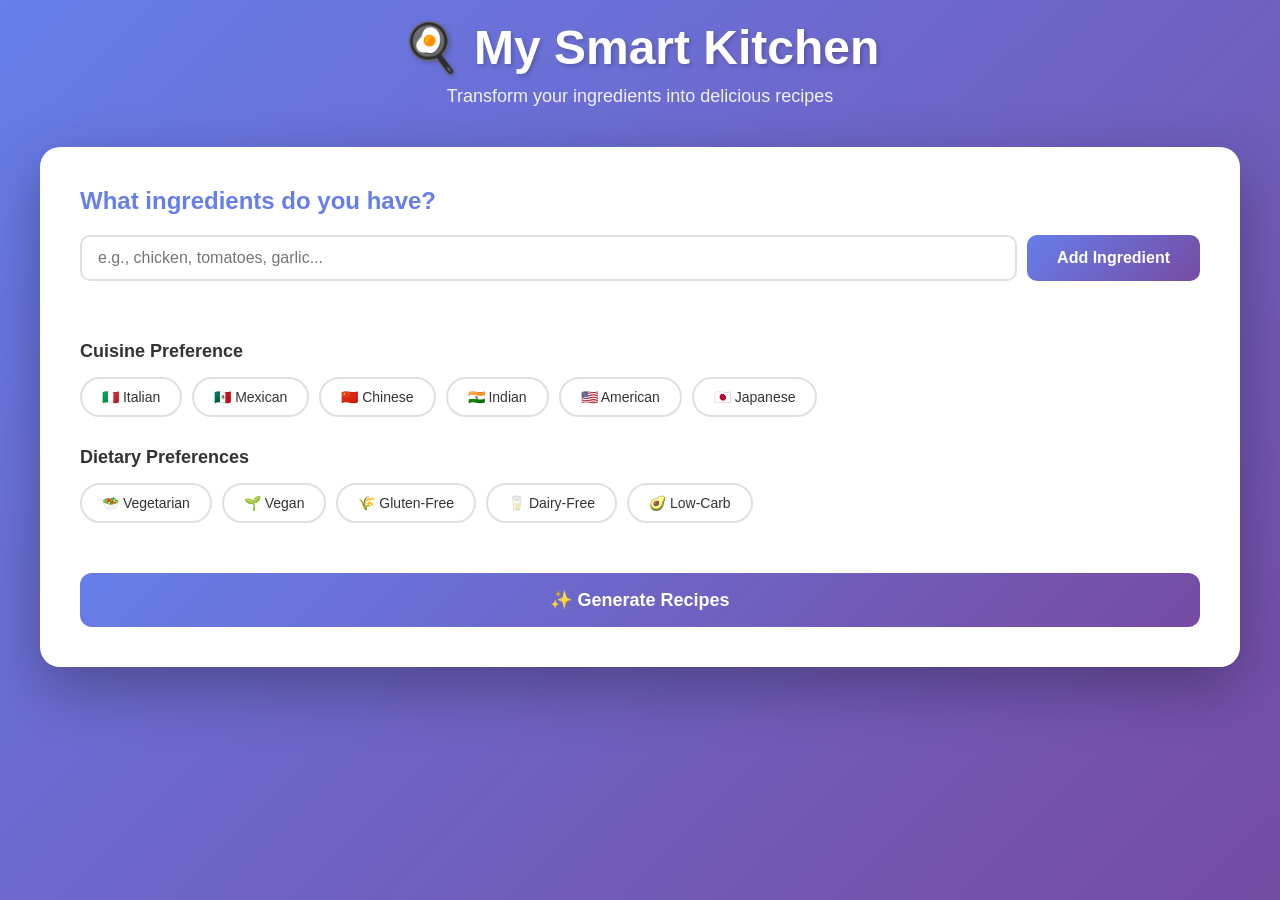
<file: My Smart Kitchen FIGMA Design/index.html>
<!DOCTYPE html>
<html lang="en">
<head>
    <meta charset="UTF-8">
    <meta name="viewport" content="width=device-width, initial-scale=1.0">
    <title>My Smart Kitchen - Recipe Generator</title>
    <style>
        * {
            margin: 0;
            padding: 0;
            box-sizing: border-box;
        }

        body {
            font-family: -apple-system, BlinkMacSystemFont, 'Segoe UI', 'Roboto', 'Oxygen', 'Ubuntu', 'Cantarell', sans-serif;
            background: linear-gradient(135deg, #667eea 0%, #764ba2 100%);
            min-height: 100vh;
            padding: 20px;
            color: #333;
        }

        .container {
            max-width: 1200px;
            margin: 0 auto;
        }

        /* Header */
        .header {
            text-align: center;
            margin-bottom: 40px;
            animation: fadeInDown 0.8s ease-out;
        }

        .header h1 {
            color: white;
            font-size: 48px;
            font-weight: 700;
            margin-bottom: 10px;
            text-shadow: 2px 2px 4px rgba(0, 0, 0, 0.2);
        }

        .header p {
            color: rgba(255, 255, 255, 0.9);
            font-size: 18px;
        }

        /* Main Card */
        .main-card {
            background: white;
            border-radius: 20px;
            padding: 40px;
            box-shadow: 0 20px 60px rgba(0, 0, 0, 0.3);
            margin-bottom: 40px;
            animation: fadeInUp 0.8s ease-out;
        }

        /* Ingredient Input Section */
        .ingredient-section {
            margin-bottom: 40px;
        }

        .ingredient-section h2 {
            font-size: 24px;
            margin-bottom: 20px;
            color: #667eea;
        }

        .ingredient-input-container {
            display: flex;
            gap: 10px;
            margin-bottom: 20px;
        }

        .ingredient-input {
            flex: 1;
            padding: 12px 16px;
            border: 2px solid #e0e0e0;
            border-radius: 10px;
            font-size: 16px;
            transition: all 0.3s ease;
        }

        .ingredient-input:focus {
            outline: none;
            border-color: #667eea;
            box-shadow: 0 0 0 3px rgba(102, 126, 234, 0.1);
        }

        .add-btn {
            padding: 12px 30px;
            background: linear-gradient(135deg, #667eea 0%, #764ba2 100%);
            color: white;
            border: none;
            border-radius: 10px;
            font-size: 16px;
            font-weight: 600;
            cursor: pointer;
            transition: all 0.3s ease;
        }

        .add-btn:hover {
            transform: translateY(-2px);
            box-shadow: 0 5px 15px rgba(102, 126, 234, 0.4);
        }

        .add-btn:active {
            transform: translateY(0);
        }

        /* Ingredient Tags */
        .ingredient-tags {
            display: flex;
            flex-wrap: wrap;
            gap: 10px;
        }

        .ingredient-tag {
            display: inline-flex;
            align-items: center;
            gap: 8px;
            padding: 8px 16px;
            background: linear-gradient(135deg, #667eea 0%, #764ba2 100%);
            color: white;
            border-radius: 20px;
            font-size: 14px;
            animation: scaleIn 0.3s ease-out;
        }

        .remove-btn {
            background: rgba(255, 255, 255, 0.3);
            border: none;
            color: white;
            width: 20px;
            height: 20px;
            border-radius: 50%;
            cursor: pointer;
            display: flex;
            align-items: center;
            justify-content: center;
            font-size: 16px;
            transition: all 0.2s ease;
        }

        .remove-btn:hover {
            background: rgba(255, 255, 255, 0.5);
            transform: scale(1.1);
        }

        /* Filter Section */
        .filter-section {
            margin-bottom: 30px;
        }

        .filter-section h3 {
            font-size: 18px;
            margin-bottom: 15px;
            color: #333;
        }

        .filter-chips {
            display: flex;
            flex-wrap: wrap;
            gap: 10px;
        }

        .filter-chip {
            padding: 10px 20px;
            border: 2px solid #e0e0e0;
            background: white;
            border-radius: 20px;
            cursor: pointer;
            transition: all 0.3s ease;
            font-size: 14px;
            font-weight: 500;
        }

        .filter-chip:hover {
            border-color: #667eea;
            transform: translateY(-2px);
        }

        .filter-chip.active {
            background: linear-gradient(135deg, #667eea 0%, #764ba2 100%);
            color: white;
            border-color: transparent;
        }

        /* Generate Button */
        .generate-btn {
            width: 100%;
            padding: 16px;
            background: linear-gradient(135deg, #667eea 0%, #764ba2 100%);
            color: white;
            border: none;
            border-radius: 12px;
            font-size: 18px;
            font-weight: 700;
            cursor: pointer;
            transition: all 0.3s ease;
            margin-top: 20px;
        }

        .generate-btn:hover {
            transform: translateY(-3px);
            box-shadow: 0 10px 25px rgba(102, 126, 234, 0.4);
        }

        .generate-btn:active {
            transform: translateY(0);
        }

        .generate-btn:disabled {
            opacity: 0.5;
            cursor: not-allowed;
            transform: none;
        }

        /* Recipe Grid */
        .recipe-grid {
            display: grid;
            grid-template-columns: repeat(auto-fill, minmax(320px, 1fr));
            gap: 30px;
            animation: fadeIn 0.8s ease-out;
        }

        .recipe-card {
            background: white;
            border-radius: 16px;
            overflow: hidden;
            box-shadow: 0 10px 30px rgba(0, 0, 0, 0.2);
            transition: all 0.3s ease;
            animation: scaleIn 0.5s ease-out;
        }

        .recipe-card:hover {
            transform: translateY(-8px);
            box-shadow: 0 15px 40px rgba(0, 0, 0, 0.3);
        }

        .recipe-image {
            width: 100%;
            height: 220px;
            object-fit: cover;
        }

        .recipe-content {
            padding: 24px;
        }

        .recipe-title {
            font-size: 22px;
            font-weight: 700;
            margin-bottom: 12px;
            color: #333;
        }

        .recipe-description {
            color: #666;
            font-size: 14px;
            line-height: 1.6;
            margin-bottom: 16px;
        }

        .recipe-meta {
            display: flex;
            gap: 20px;
            margin-bottom: 16px;
            font-size: 14px;
            color: #888;
        }

        .recipe-meta span {
            display: flex;
            align-items: center;
            gap: 5px;
        }

        .recipe-tags {
            display: flex;
            flex-wrap: wrap;
            gap: 8px;
        }

        .recipe-tag {
            padding: 6px 12px;
            background: #f0f0f0;
            border-radius: 12px;
            font-size: 12px;
            color: #667eea;
            font-weight: 600;
        }

        /* Empty State */
        .empty-state {
            text-align: center;
            padding: 60px 20px;
            animation: fadeIn 0.8s ease-out;
        }

        .empty-state-icon {
            font-size: 80px;
            margin-bottom: 20px;
        }

        .empty-state h3 {
            font-size: 28px;
            margin-bottom: 12px;
            color: white;
        }

        .empty-state p {
            font-size: 18px;
            color: rgba(255, 255, 255, 0.9);
            margin-bottom: 40px;
        }

        .feature-grid {
            display: grid;
            grid-template-columns: repeat(auto-fit, minmax(250px, 1fr));
            gap: 20px;
            max-width: 800px;
            margin: 0 auto;
        }

        .feature-card {
            background: rgba(255, 255, 255, 0.1);
            backdrop-filter: blur(10px);
            border: 1px solid rgba(255, 255, 255, 0.2);
            border-radius: 16px;
            padding: 24px;
            transition: all 0.3s ease;
        }

        .feature-card:hover {
            background: rgba(255, 255, 255, 0.15);
            transform: translateY(-5px);
        }

        .feature-icon {
            font-size: 40px;
            margin-bottom: 12px;
        }

        .feature-title {
            font-size: 18px;
            font-weight: 600;
            color: white;
            margin-bottom: 8px;
        }

        .feature-description {
            font-size: 14px;
            color: rgba(255, 255, 255, 0.8);
        }

        /* Animations */
        @keyframes fadeIn {
            from {
                opacity: 0;
            }
            to {
                opacity: 1;
            }
        }

        @keyframes fadeInDown {
            from {
                opacity: 0;
                transform: translateY(-30px);
            }
            to {
                opacity: 1;
                transform: translateY(0);
            }
        }

        @keyframes fadeInUp {
            from {
                opacity: 0;
                transform: translateY(30px);
            }
            to {
                opacity: 1;
                transform: translateY(0);
            }
        }

        @keyframes scaleIn {
            from {
                opacity: 0;
                transform: scale(0.8);
            }
            to {
                opacity: 1;
                transform: scale(1);
            }
        }

        /* Responsive */
        @media (max-width: 768px) {
            .header h1 {
                font-size: 32px;
            }

            .main-card {
                padding: 24px;
            }

            .ingredient-input-container {
                flex-direction: column;
            }

            .recipe-grid {
                grid-template-columns: 1fr;
            }
        }
    </style>
</head>
<body>
    <div class="container">
        <!-- Header -->
        <div class="header">
            <h1>🍳 My Smart Kitchen</h1>
            <p>Transform your ingredients into delicious recipes</p>
        </div>

        <!-- Main Input Card -->
        <div class="main-card">
            <!-- Ingredient Input -->
            <div class="ingredient-section">
                <h2>What ingredients do you have?</h2>
                <div class="ingredient-input-container">
                    <input 
                        type="text" 
                        id="ingredientInput" 
                        class="ingredient-input" 
                        placeholder="e.g., chicken, tomatoes, garlic..."
                    >
                    <button class="add-btn" onclick="addIngredient()">Add Ingredient</button>
                </div>
                <div id="ingredientTags" class="ingredient-tags"></div>
            </div>

            <!-- Cuisine Filter -->
            <div class="filter-section">
                <h3>Cuisine Preference</h3>
                <div class="filter-chips" id="cuisineFilters">
                    <div class="filter-chip" data-filter="italian">🇮🇹 Italian</div>
                    <div class="filter-chip" data-filter="mexican">🇲🇽 Mexican</div>
                    <div class="filter-chip" data-filter="chinese">🇨🇳 Chinese</div>
                    <div class="filter-chip" data-filter="indian">🇮🇳 Indian</div>
                    <div class="filter-chip" data-filter="american">🇺🇸 American</div>
                    <div class="filter-chip" data-filter="japanese">🇯🇵 Japanese</div>
                </div>
            </div>

            <!-- Dietary Filter -->
            <div class="filter-section">
                <h3>Dietary Preferences</h3>
                <div class="filter-chips" id="dietaryFilters">
                    <div class="filter-chip" data-filter="vegetarian">🥗 Vegetarian</div>
                    <div class="filter-chip" data-filter="vegan">🌱 Vegan</div>
                    <div class="filter-chip" data-filter="gluten-free">🌾 Gluten-Free</div>
                    <div class="filter-chip" data-filter="dairy-free">🥛 Dairy-Free</div>
                    <div class="filter-chip" data-filter="low-carb">🥑 Low-Carb</div>
                </div>
            </div>

            <!-- Generate Button -->
            <button class="generate-btn" onclick="generateRecipes()">
                ✨ Generate Recipes
            </button>
        </div>

        <!-- Recipe Results -->
        <div id="recipeResults"></div>
    </div>

    <script>
        // State
        let ingredients = [];
        let selectedCuisines = [];
        let selectedDietary = [];
        let recipes = [];

        // Mock recipe database
        const mockRecipes = [
            {
                id: 1,
                title: "Classic Margherita Pizza",
                description: "A timeless Italian classic with fresh tomatoes, mozzarella, and basil on a crispy crust.",
                image: "https://images.unsplash.com/photo-1574071318508-1cdbab80d002?w=800&q=80",
                cuisine: "italian",
                dietary: ["vegetarian"],
                cookTime: "25 min",
                difficulty: "Easy",
                ingredients: ["tomatoes", "mozzarella", "basil", "flour"]
            },
            {
                id: 2,
                title: "Chicken Tacos",
                description: "Delicious Mexican-style tacos with seasoned chicken, fresh vegetables, and zesty lime.",
                image: "https://images.unsplash.com/photo-1565299585323-38d6b0865b47?w=800&q=80",
                cuisine: "mexican",
                dietary: ["gluten-free"],
                cookTime: "30 min",
                difficulty: "Medium",
                ingredients: ["chicken", "tomatoes", "lettuce", "lime"]
            },
            {
                id: 3,
                title: "Vegetable Stir Fry",
                description: "A healthy and colorful Chinese stir-fry packed with fresh vegetables and savory sauce.",
                image: "https://images.unsplash.com/photo-1512058564366-18510be2db19?w=800&q=80",
                cuisine: "chinese",
                dietary: ["vegetarian", "vegan"],
                cookTime: "15 min",
                difficulty: "Easy",
                ingredients: ["broccoli", "carrots", "peppers", "soy sauce"]
            },
            {
                id: 4,
                title: "Butter Chicken",
                description: "Creamy and rich Indian curry with tender chicken in a tomato-based sauce.",
                image: "https://images.unsplash.com/photo-1603894584373-5ac82b2ae398?w=800&q=80",
                cuisine: "indian",
                dietary: ["gluten-free"],
                cookTime: "45 min",
                difficulty: "Medium",
                ingredients: ["chicken", "tomatoes", "cream", "spices"]
            },
            {
                id: 5,
                title: "Classic Cheeseburger",
                description: "Juicy beef patty with melted cheese, lettuce, tomato, and special sauce on a toasted bun.",
                image: "https://images.unsplash.com/photo-1568901346375-23c9450c58cd?w=800&q=80",
                cuisine: "american",
                dietary: [],
                cookTime: "20 min",
                difficulty: "Easy",
                ingredients: ["beef", "cheese", "lettuce", "tomatoes"]
            },
            {
                id: 6,
                title: "Salmon Sushi Roll",
                description: "Fresh salmon and avocado wrapped in perfectly seasoned rice and crisp nori.",
                image: "https://images.unsplash.com/photo-1579584425555-c3ce17fd4351?w=800&q=80",
                cuisine: "japanese",
                dietary: ["gluten-free", "dairy-free"],
                cookTime: "30 min",
                difficulty: "Hard",
                ingredients: ["salmon", "rice", "avocado", "nori"]
            },
            {
                id: 7,
                title: "Caprese Salad",
                description: "Simple and elegant Italian salad with tomatoes, fresh mozzarella, and basil.",
                image: "https://images.unsplash.com/photo-1592417817098-8fd3d9eb14a5?w=800&q=80",
                cuisine: "italian",
                dietary: ["vegetarian", "gluten-free"],
                cookTime: "10 min",
                difficulty: "Easy",
                ingredients: ["tomatoes", "mozzarella", "basil", "olive oil"]
            },
            {
                id: 8,
                title: "Veggie Burrito Bowl",
                description: "Healthy Mexican-inspired bowl with rice, beans, vegetables, and fresh toppings.",
                image: "https://images.unsplash.com/photo-1546069901-ba9599a7e63c?w=800&q=80",
                cuisine: "mexican",
                dietary: ["vegetarian", "vegan", "gluten-free"],
                cookTime: "25 min",
                difficulty: "Easy",
                ingredients: ["rice", "beans", "avocado", "tomatoes"]
            }
        ];

        // Add ingredient
        function addIngredient() {
            const input = document.getElementById('ingredientInput');
            const ingredient = input.value.trim().toLowerCase();
            
            if (ingredient && !ingredients.includes(ingredient)) {
                ingredients.push(ingredient);
                renderIngredients();
                input.value = '';
            }
        }

        // Remove ingredient
        function removeIngredient(ingredient) {
            ingredients = ingredients.filter(i => i !== ingredient);
            renderIngredients();
        }

        // Render ingredients
        function renderIngredients() {
            const container = document.getElementById('ingredientTags');
            container.innerHTML = ingredients.map(ingredient => `
                <div class="ingredient-tag">
                    ${ingredient}
                    <button class="remove-btn" onclick="removeIngredient('${ingredient}')">×</button>
                </div>
            `).join('');
        }

        // Handle enter key
        document.getElementById('ingredientInput').addEventListener('keypress', (e) => {
            if (e.key === 'Enter') {
                addIngredient();
            }
        });

        // Setup filter chips
        function setupFilters() {
            // Cuisine filters
            document.querySelectorAll('#cuisineFilters .filter-chip').forEach(chip => {
                chip.addEventListener('click', () => {
                    const filter = chip.dataset.filter;
                    if (selectedCuisines.includes(filter)) {
                        selectedCuisines = selectedCuisines.filter(f => f !== filter);
                        chip.classList.remove('active');
                    } else {
                        selectedCuisines.push(filter);
                        chip.classList.add('active');
                    }
                });
            });

            // Dietary filters
            document.querySelectorAll('#dietaryFilters .filter-chip').forEach(chip => {
                chip.addEventListener('click', () => {
                    const filter = chip.dataset.filter;
                    if (selectedDietary.includes(filter)) {
                        selectedDietary = selectedDietary.filter(f => f !== filter);
                        chip.classList.remove('active');
                    } else {
                        selectedDietary.push(filter);
                        chip.classList.add('active');
                    }
                });
            });
        }

        // Generate recipes
        function generateRecipes() {
            // Filter recipes based on selections
            let filteredRecipes = mockRecipes;

            // Filter by cuisine
            if (selectedCuisines.length > 0) {
                filteredRecipes = filteredRecipes.filter(recipe => 
                    selectedCuisines.includes(recipe.cuisine)
                );
            }

            // Filter by dietary
            if (selectedDietary.length > 0) {
                filteredRecipes = filteredRecipes.filter(recipe =>
                    selectedDietary.every(diet => recipe.dietary.includes(diet))
                );
            }

            // Filter by ingredients (if any match)
            if (ingredients.length > 0) {
                filteredRecipes = filteredRecipes.filter(recipe =>
                    ingredients.some(ingredient => 
                        recipe.ingredients.some(recipeIng => 
                            recipeIng.includes(ingredient) || ingredient.includes(recipeIng)
                        )
                    )
                );
            }

            recipes = filteredRecipes;
            renderRecipes();
        }


        // Initialize
        setupFilters();
        renderRecipes();
    </script>
</body>
</html>
</file>
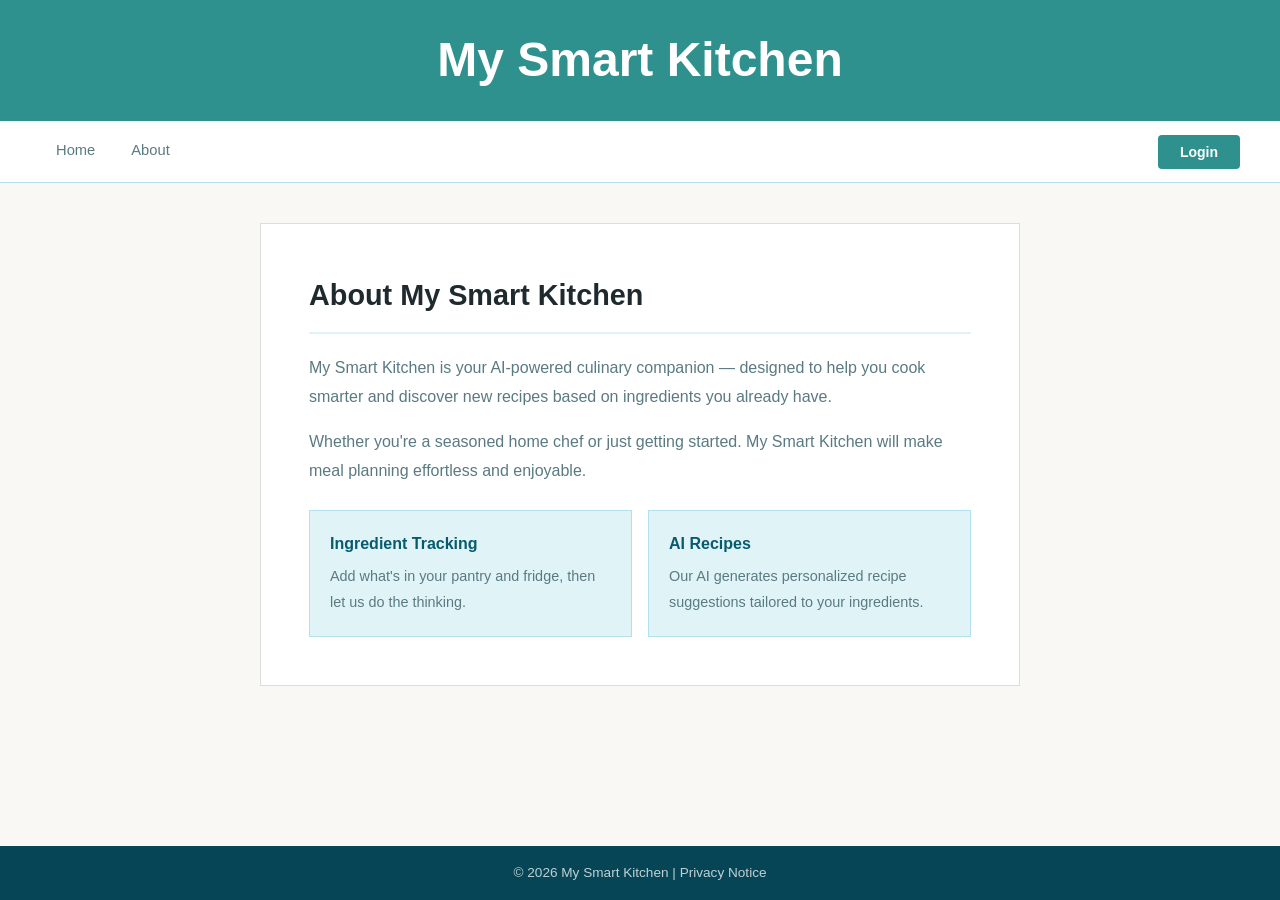
<file: MySmartKitchenSprint2/about.html>
<!DOCTYPE html>
<html lang="en">
<head>
  <meta charset="UTF-8">
  <meta name="viewport" content="width=device-width, initial-scale=1.0">
  <title>My Smart Kitchen — About</title>
  <link rel="stylesheet" href="style.css">
</head>
<body>

  <header>
    <h1>My Smart Kitchen</h1>
  </header>

  <nav>
    <ul>
      <li><a href="SmartKitchen.html">Home</a></li>
      <li><a href="about.html">About</a></li>
    </ul>
    <div class="nav-login">
      <a href="login.html" class="login-btn">Login</a>
    </div>
  </nav>

  <div class="page-content">
    <h2>About My Smart Kitchen</h2>
    <p>My Smart Kitchen is your AI-powered culinary companion — designed to help you cook smarter and discover new recipes based on ingredients you already have.</p>
    <p>Whether you're a seasoned home chef or just getting started. My Smart Kitchen will make meal planning effortless and enjoyable.</p>

    <div class="about-grid">
      <div class="about-card">
        <h3>Ingredient Tracking</h3>
        <p>Add what's in your pantry and fridge, then let us do the thinking.</p>
      </div>
      <div class="about-card">
        <h3>AI Recipes</h3>
        <p>Our AI generates personalized recipe suggestions tailored to your ingredients.</p>
      </div>
    </div>
  </div>

  <footer>
    © 2026 My Smart Kitchen | Privacy Notice
  </footer>

  <div id="preview-tooltip"></div>
  <script src="script.js"></script>
</body>
</html>
</file>
<file: MySmartKitchenSprint2/style.css>
/* My Smart Kitchen — Style Sheet */


/* Reusable color values used throughout the stylesheet,
change a value here and it updates everywhere it's used  */
:root {
  --teal:       #2f918e;
  --teal-dark:  #085a6e;
  --teal-deep:  #054555;
  --teal-light: #e0f4f8;
  --teal-mid:   #b2e0ec;
  --cream:      #faf8f4;
  --charcoal:   #1e2a2d;
  --muted:      #5a7a82;
}

* { box-sizing: border-box; margin: 0; padding: 0; }

/* Body of page styling and column that lets the footer stick to the bottom */
body {
  font-family: Arial, sans-serif;
  background: var(--cream);
  color: var(--charcoal);
  min-height: 100vh;
  display: flex;
  flex-direction: column;
  line-height: 1.6;
}

/* The teal banner at the top of every page, contains the "My Smart Kitchen" site title  */
header {
  background: var(--teal);
  color: white;
  padding: 22px 40px;
  text-align: center;
}

header h1 {
  font-size: 3rem;
  font-weight: 700;
}

/* White navigation bar*/
nav {
  background: white;
  display: flex;
  justify-content: space-between;
  align-items: center;
  padding: 0 40px;
  border-bottom: 1px solid var(--teal-mid);
  position: sticky;
  top: 0;
  z-index: 100;
}

/* Horizontal list of nav links */
nav ul {
  list-style: none;
  display: flex;
  gap: 4px;
}

/* Individual nav link styling */
nav ul li a {
  display: block;
  color: var(--muted);
  text-decoration: none;
  font-weight: 500;
  font-size: 0.92rem;
  padding: 18px 16px;
  border-bottom: 2px solid transparent;
  transition: color 0.2s, border-color 0.2s;
}

/* Hover effect shows blue underline on the active link and overrides any inline style from script.js  */
nav ul li a:hover {
  color: var(--teal-dark) !important;
  background: transparent !important;
  border-bottom-color: var(--teal);
}

/* Pushes the login button to the right side of the nav bar  */
.nav-login { margin-left: 20px; }

/* Login button, styled as a teal rounded pill  */
.login-btn {
  background: var(--teal);
  color: white !important;
  padding: 9px 22px;
  border-radius: 4px;
  text-decoration: none;
  font-weight: 600;
  font-size: 0.875rem;
}

.login-btn:hover {
  background: var(--teal-dark) !important;
  color: white !important;
}

/* Main content single centered block of search function  */
main {
  display: flex;
  gap: 24px;
  padding: 40px;
  flex: 1;
  max-width: 1200px;
  width: 100%;
  margin: 0 auto;
  align-items: flex-start;
}

/*  White card that contains the ingredient input, filters, generate button  */
.main-content {
  flex: 2;
  background: white;
  padding: 40px;
  border: 1px solid #ddd;
}

/* Page heading "What's in your kitchen?"  */
.main-content h2 {
  font-size: 2rem;
  font-weight: 700;
  color: var(--charcoal);
  margin-bottom: 10px;
}

/* Subtitle below the heading */
.main-content > p {
  color: var(--muted);
  font-size: 1rem;
  margin-bottom: 32px;
}

/*  Light teal box containing the ingredient input section */
.ingredient-section {
  background: var(--teal-light);
  padding: 24px;
  border: 1px solid var(--teal-mid);
}

/* Row that holds the text input and + Add button side by side */
.input-row {
  display: flex;
  gap: 10px;
  margin-bottom: 16px;
}

/* Actual ingredient text input box  */
.ingredient-input {
  flex: 1;
  padding: 11px 16px;
  border: 1px solid var(--teal-mid);
  font-size: 0.95rem;
  background: white;
  color: var(--charcoal);
  outline: none;
}

/* Teal border appears when the input box is focused  */
.ingredient-input:focus { border-color: var(--teal); }

/* The ""+ADD" button next to the input box                    */
.add-btn {
  background: var(--teal);
  color: white;
  border: none;
  padding: 11px 22px;
  font-size: 0.95rem;
  font-weight: 600;
  cursor: pointer;
  white-space: nowrap;
}

.add-btn:hover { background: var(--teal-dark); }

/* The row of pill tags that appear after adding ingredients */
.tag-area {
  display: flex;
  flex-wrap: wrap;
  gap: 8px;
  min-height: 32px;
}

/* Individual ingredient tag pill  */
.tag {
  background: var(--teal);
  color: white;
  padding: 5px 12px;
  font-size: 0.875rem;
  display: flex;
  align-items: center;
  gap: 6px;
}

/* The X remove button inside each tag  */
.tag button {
  background: none;
  border: none;
  color: white;
  cursor: pointer;
  font-size: 12px;
  line-height: 1;
}

.tag button:hover { opacity: 0.7; }

/* Filter section that contains the cuisine type and dietary preference rows */
.filter-section {
  margin-top: 28px;
  display: flex;
  flex-direction: column;
  gap: 18px;
}

/* Section label above each filter row like "Cuisine Type"  */
.filter-group h3 {
  font-size: 0.78rem;
  font-weight: 600;
  text-transform: uppercase;
  letter-spacing: 0.1em;
  color: var(--muted);
  margin-bottom: 10px;
}

/* Row of filtering pill buttons */
.filter-pills {
  display: flex;
  flex-wrap: wrap;
  gap: 8px;
}

/* Individual filter pill that are white by default  */
.filter-pill {
  background: white;
  color: var(--charcoal);
  border: 1px solid #ccc;
  padding: 7px 14px;
  font-size: 0.875rem;
  cursor: pointer;
  transition: border-color 0.15s, color 0.15s, background 0.15s;
}

/* Hover state, blue border and text   */
.filter-pill:hover {
  border-color: var(--teal);
  color: var(--teal);
}

/* Active selected state, filled blue when selected by the user and toggles on/off by script.js when a pill is clicked  */
.filter-pill.active {
  background: var(--teal);
  color: white;
  border-color: var(--teal);
}


/* Page content style for About currently */
.page-content {
  max-width: 760px;
  margin: 40px auto;
  background: white;
  padding: 48px;
  border: 1px solid #ddd;
}

/* Page heading for About page  */
.page-content h2 {
  font-size: 1.8rem;
  color: var(--charcoal);
  margin-bottom: 20px;
  padding-bottom: 14px;
  border-bottom: 2px solid var(--teal-light);
}

/* Body text paragraphs on About page */
.page-content p {
  color: var(--muted);
  margin-bottom: 16px;
  line-height: 1.8;
}

/* Two column grid of info cards on the About page */
.about-grid {
  display: grid;
  grid-template-columns: 1fr 1fr;
  gap: 16px;
  margin-top: 24px;
}

/* Individual about card, light teal background */
.about-card {
  background: var(--teal-light);
  padding: 20px;
  border: 1px solid var(--teal-mid);
}

.about-card h3 {
  font-size: 1rem;
  color: var(--teal-dark);
  margin-bottom: 8px;
}

.about-card p { font-size: 0.9rem; margin: 0; }

/* Contact form layout (if we add one) having stacked fields with a submit button at the bottom */
.contact-form {
  display: flex;
  flex-direction: column;
  gap: 16px;
  margin-top: 24px;
}

.contact-form label {
  font-size: 0.875rem;
  font-weight: 600;
  display: block;
  margin-bottom: 4px;
}

/* Input and textarea fields on the contact form */
.contact-form input,
.contact-form textarea {
  width: 100%;
  padding: 11px 16px;
  border: 1px solid #ccc;
  font-size: 0.95rem;
  font-family: Arial, sans-serif;
  color: var(--charcoal);
  outline: none;
  resize: vertical;
}

/* Teal border on focus for contact form fields */
.contact-form input:focus,
.contact-form textarea:focus { border-color: var(--teal); }

/* Submit button on the contact form  */
.contact-form button {
  align-self: flex-start;
  background: var(--teal);
  color: white;
  border: none;
  padding: 11px 30px;
  font-size: 0.95rem;
  font-weight: 600;
  cursor: pointer;
}

.contact-form button:hover { background: var(--teal-dark); }


/* Footer */
footer {
  background: var(--teal-deep);
  color: rgba(255,255,255,0.75);
  text-align: center;
  padding: 16px;
  font-size: 0.85rem;
  margin-top: auto;
}

/* Generate button: sits below the filter pills */
#generate-btn {
  width: 100%;
  margin-top: 24px;
  padding: 14px;
  background: var(--teal);
  color: white;
  border: none;
  font-size: 1rem;
  font-weight: 600;
  cursor: pointer;
}

#generate-btn:hover { background: var(--teal-dark); }

/* Results area, where recipe cards get displayed */
#results-area {
  margin-top: 24px;
  color: var(--charcoal);
}

.results-header {
  padding-bottom: 10px;
  border-bottom: 2px solid var(--teal-light);
  font-size: 0.78rem;
  font-weight: 600;
  text-transform: uppercase;
  letter-spacing: 0.1em;
  color: var(--muted);
}

.recipe-grid {
  display: flex;
  flex-direction: column;
  gap: 20px;
  margin-top: 20px;
}

.recipe-card {
  background: white;
  border: 1px solid var(--teal-mid);
  border-left: 4px solid var(--teal);
  overflow: hidden;
  animation: cardIn 0.3s ease both;
}

@keyframes cardIn {
  from { opacity: 0; transform: translateY(10px); }
  to   { opacity: 1; transform: translateY(0); }
}

.recipe-card-header {
  background: var(--teal-light);
  padding: 16px 24px;
  display: flex;
  align-items: center;
  gap: 16px;
  border-bottom: 1px solid var(--teal-mid);
}

.recipe-number {
  font-size: 1.4rem;
  font-weight: 700;
  color: var(--teal);
  flex-shrink: 0;
}

.recipe-title {
  font-size: 1.1rem;
  font-weight: 700;
  color: var(--charcoal);
  margin: 0;
}

.recipe-body {
  padding: 20px 24px;
  line-height: 1.85;
  color: var(--charcoal);
  font-size: 0.93rem;
}

.recipe-body h4.recipe-section {
  font-size: 0.72rem;
  font-weight: 700;
  text-transform: uppercase;
  letter-spacing: 0.1em;
  color: var(--teal-dark);
  margin: 18px 0 6px;
  padding-bottom: 4px;
  border-bottom: 1px solid var(--teal-light);
}

.recipe-body h4.recipe-section:first-child { margin-top: 0; }

.step-num {
  display: inline-flex;
  align-items: center;
  justify-content: center;
  width: 20px;
  height: 20px;
  background: var(--teal);
  color: white;
  font-size: 0.7rem;
  font-weight: 700;
  border-radius: 50%;
  margin-right: 4px;
  vertical-align: middle;
}

.bullet {
  color: var(--teal);
  font-weight: 700;
  margin-right: 2px;
}

.results-loading {
  display: flex;
  align-items: center;
  gap: 12px;
  padding: 20px 0;
  color: var(--muted);
  font-size: 0.95rem;
}

.loading-spinner {
  width: 20px;
  height: 20px;
  border: 2px solid var(--teal-mid);
  border-top-color: var(--teal);
  border-radius: 50%;
  animation: spin 0.75s linear infinite;
  flex-shrink: 0;
}

@keyframes spin {
  to { transform: rotate(360deg); }
}

.results-error {
  padding: 20px;
  background: #fff0f0;
  border: 1px solid #f5c6c6;
  color: #b94a48;
  margin-top: 20px;
}

.results-error small {
  display: block;
  margin-top: 6px;
  opacity: 0.75;
  font-size: 0.8rem;
}
</file>
